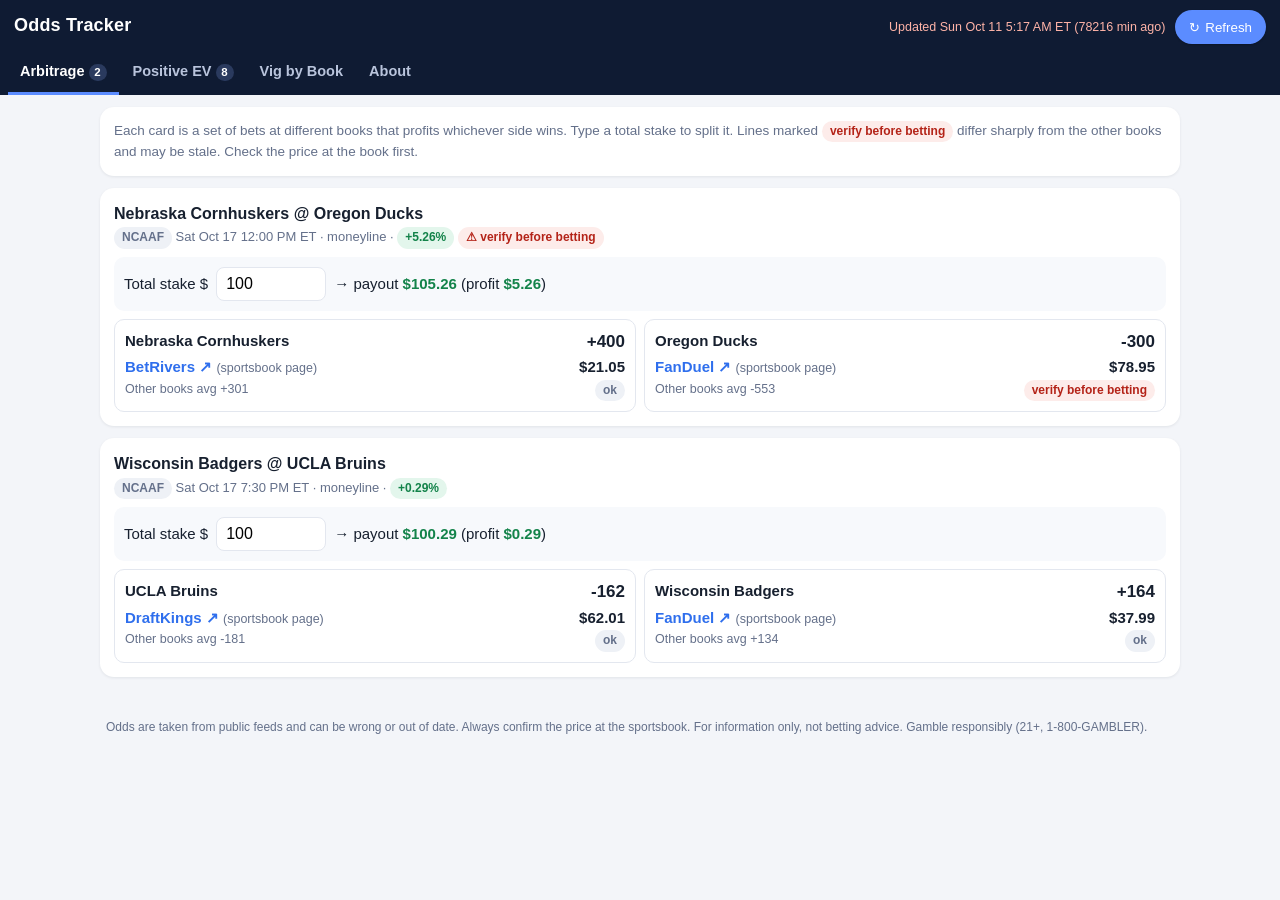
<file: index.html>
<!doctype html>
<html lang="en">
<head>
<meta charset="utf-8">
<meta name="viewport" content="width=device-width,initial-scale=1,viewport-fit=cover">
<meta name="theme-color" content="#0f1b33">
<title>Odds Tracker - arbitrage, +EV, vig</title>
<link rel="stylesheet" href="style.css">
</head>
<body>
<header>
  <div class="top">
    <h1>Odds Tracker</h1>
    <div class="right">
      <div class="upd" id="upd">loading&hellip;</div>
      <button id="refresh" type="button" aria-label="Refresh data now"><span class="ic">&#8635;</span> <span class="lbl">Refresh</span></button>
    </div>
  </div>
  <nav id="tabs">
    <a href="#arb" data-tab="arb">Arbitrage <span class="badge" id="n-arb"></span></a>
    <a href="#ev" data-tab="ev">Positive EV <span class="badge" id="n-ev"></span></a>
    <a href="#vig" data-tab="vig">Vig by Book</a>
    <a href="#about" data-tab="about">About</a>
  </nav>
</header>
<main>
  <section id="arb" class="tab">
    <div class="card note">Each card is a set of bets at different books that profits whichever side wins. Type a total stake to split it. Lines marked
      <span class="pill red">verify before betting</span> differ sharply from the other books and may be stale. Check the price at the book first.</div>
    <div id="arb-list"></div>
  </section>
  <section id="ev" class="tab">
    <div class="card filters">
      <label>Sport <select id="f-sport"><option value="">All</option></select></label>
      <label>Min EV % <input id="f-ev" type="number" step="0.5" value="0" inputmode="decimal"></label>
      <label>Max odds <input id="f-odds" type="number" step="50" placeholder="e.g. 300" inputmode="numeric"></label>
      <label>Market <select id="f-mkt"><option value="">All</option><option>moneyline</option><option>spread</option><option>total</option></select></label>
      <label class="chk"><input id="f-high" type="checkbox"> Pinnacle-backed only</label>
      <label class="chk"><input id="f-stale" type="checkbox"> Hide "verify" lines</label>
    </div>
    <div class="meta" id="ev-meta"></div>
    <div id="ev-list"></div>
  </section>
  <section id="vig" class="tab">
    <div class="card note">Vig (hold) = sum of a book's implied probabilities on a market minus 1. It's the book's built-in margin, so lower is better for you. Averages cover every market each book posted in the current slate.</div>
    <div class="card"><div class="wrap"><table id="vig-table"></table></div></div>
  </section>
  <section id="about" class="tab">
    <div class="card prose" id="about-body"></div>
  </section>
</main>
<footer>Odds are taken from public feeds and can be wrong or out of date. Always confirm the price at the sportsbook. For information only, not betting advice. Gamble responsibly (21+, 1-800-GAMBLER).</footer>
<script src="app.js"></script>
</body>
</html>
</file>
<file: style.css>
:root{--bg:#f3f5f9;--card:#fff;--ink:#17202f;--mut:#64708a;--line:#e3e7ef;--nav:#0f1b33;--acc:#2f6fed;--grn:#13834a;--grnbg:#e3f6ec;--red:#b42318;--redbg:#fdecea;--gry:#eef1f6}
*{box-sizing:border-box}html{-webkit-text-size-adjust:100%}
body{margin:0;font:15px/1.45 -apple-system,BlinkMacSystemFont,"Segoe UI",Roboto,Helvetica,Arial,sans-serif;background:var(--bg);color:var(--ink)}
header{position:sticky;top:0;z-index:10;background:var(--nav);color:#fff;padding:env(safe-area-inset-top) 0 0}
.top{display:flex;align-items:baseline;justify-content:space-between;gap:8px;padding:10px 14px 4px;flex-wrap:wrap}
h1{font-size:18px;margin:0;letter-spacing:.2px}.upd{font-size:12.5px;color:#b9c4dc}.upd.old{color:#ffb4a8}
nav{display:flex;gap:2px;padding:4px 8px 0;overflow-x:auto;scrollbar-width:none}nav::-webkit-scrollbar{display:none}
nav a{flex:0 0 auto;color:#b9c4dc;text-decoration:none;padding:9px 12px 10px;font-weight:600;font-size:14.5px;border-bottom:3px solid transparent}
nav a.on{color:#fff;border-color:#5b8cff}
.badge{display:inline-block;min-width:18px;padding:0 5px;border-radius:9px;background:#2a3a5e;font-size:11.5px;text-align:center;color:#fff}
main{max-width:1100px;margin:0 auto;padding:12px 10px 30px}.tab{display:none}.tab.on{display:block}
.card{background:var(--card);border-radius:14px;box-shadow:0 1px 3px rgba(16,24,40,.08);padding:14px;margin:0 0 12px}
.note{font-size:13.5px;color:var(--mut)}.meta{font-size:13px;color:var(--mut);margin:0 4px 8px}
.pill{display:inline-block;padding:2px 8px;border-radius:999px;font-size:12px;font-weight:600;white-space:nowrap}
.green{background:var(--grnbg);color:var(--grn)}.red{background:var(--redbg);color:var(--red)}.grey{background:var(--gry);color:var(--mut)}.blue{background:#e7efff;color:var(--acc)}
.arb h3{margin:0 0 2px;font-size:16px}.sub{font-size:13px;color:var(--mut);margin-bottom:8px}
.calc{display:flex;align-items:center;gap:8px;flex-wrap:wrap;margin:8px 0;padding:10px;background:#f7f9fc;border-radius:10px}
.calc input{width:110px;font-size:16px;padding:7px 9px;border:1px solid var(--line);border-radius:8px}
.calc .out{font-weight:700;color:var(--grn)}
.legs{display:grid;gap:8px}.leg{border:1px solid var(--line);border-radius:10px;padding:10px;display:grid;grid-template-columns:1fr auto;gap:2px 10px}
.leg .o{font-weight:600}.leg .px{font-weight:700;font-size:17px;text-align:right}.leg .bk a{color:var(--acc);font-weight:600;text-decoration:none}
.leg .st{text-align:right;font-weight:700}.leg .sm{font-size:12.5px;color:var(--mut)}
.filters{display:flex;flex-wrap:wrap;gap:10px 14px;align-items:end}
.filters label{display:flex;flex-direction:column;font-size:12.5px;color:var(--mut);gap:3px}
.filters label.chk{flex-direction:row;align-items:center;gap:6px;font-size:13.5px;color:var(--ink)}
.filters select,.filters input[type=number]{font-size:16px;padding:6px 8px;border:1px solid var(--line);border-radius:8px;min-width:96px;background:#fff}
.ev{display:grid;grid-template-columns:1fr auto;gap:2px 10px}
.ev .evp{font-size:20px;font-weight:800;color:var(--grn);text-align:right}
.ev .g{font-size:13px;color:var(--mut)}.ev .pick{font-weight:700;font-size:15.5px}
.ev .row{grid-column:1/-1;display:flex;flex-wrap:wrap;gap:6px 14px;font-size:13.5px;margin-top:6px}
.ev .row b{font-weight:700}.ev a{color:var(--acc);font-weight:600;text-decoration:none}
.k{color:var(--mut)}
.wrap{overflow-x:auto}table{border-collapse:collapse;width:100%;font-size:14px}
th,td{padding:9px 10px;border-bottom:1px solid var(--line);text-align:left;white-space:nowrap}
th{font-size:12.5px;color:var(--mut);cursor:pointer;user-select:none}td.n,th.n{text-align:right}
tr.best td{background:#f2fbf6}
.empty{text-align:center;color:var(--mut);padding:30px 14px}
.prose{font-size:14.5px}.prose h3{margin:14px 0 4px;font-size:15.5px}.prose code{background:var(--gry);padding:1px 5px;border-radius:5px;font-size:13px}
footer{max-width:1100px;margin:0 auto;padding:0 16px 30px;font-size:12px;color:var(--mut)}
@media(min-width:760px){.legs{grid-template-columns:repeat(auto-fit,minmax(240px,1fr))}#ev-list{display:grid;grid-template-columns:1fr 1fr;gap:0 12px}}
.right{display:flex;align-items:center;gap:10px;margin-left:auto}
#refresh{display:inline-flex;align-items:center;gap:5px;background:#5b8cff;color:#fff;border:0;border-radius:999px;padding:7px 14px;font:700 14px/1 inherit;font-family:inherit;cursor:pointer;min-height:34px;box-shadow:0 1px 2px rgba(0,0,0,.25)}
#refresh:active{transform:scale(.97)}#refresh[disabled]{opacity:.75;cursor:default}
#refresh.ok{background:#13834a}#refresh.err{background:#b42318}
#refresh.spin .ic{display:inline-block;animation:sp .8s linear infinite}@keyframes sp{to{transform:rotate(360deg)}}
</file>
